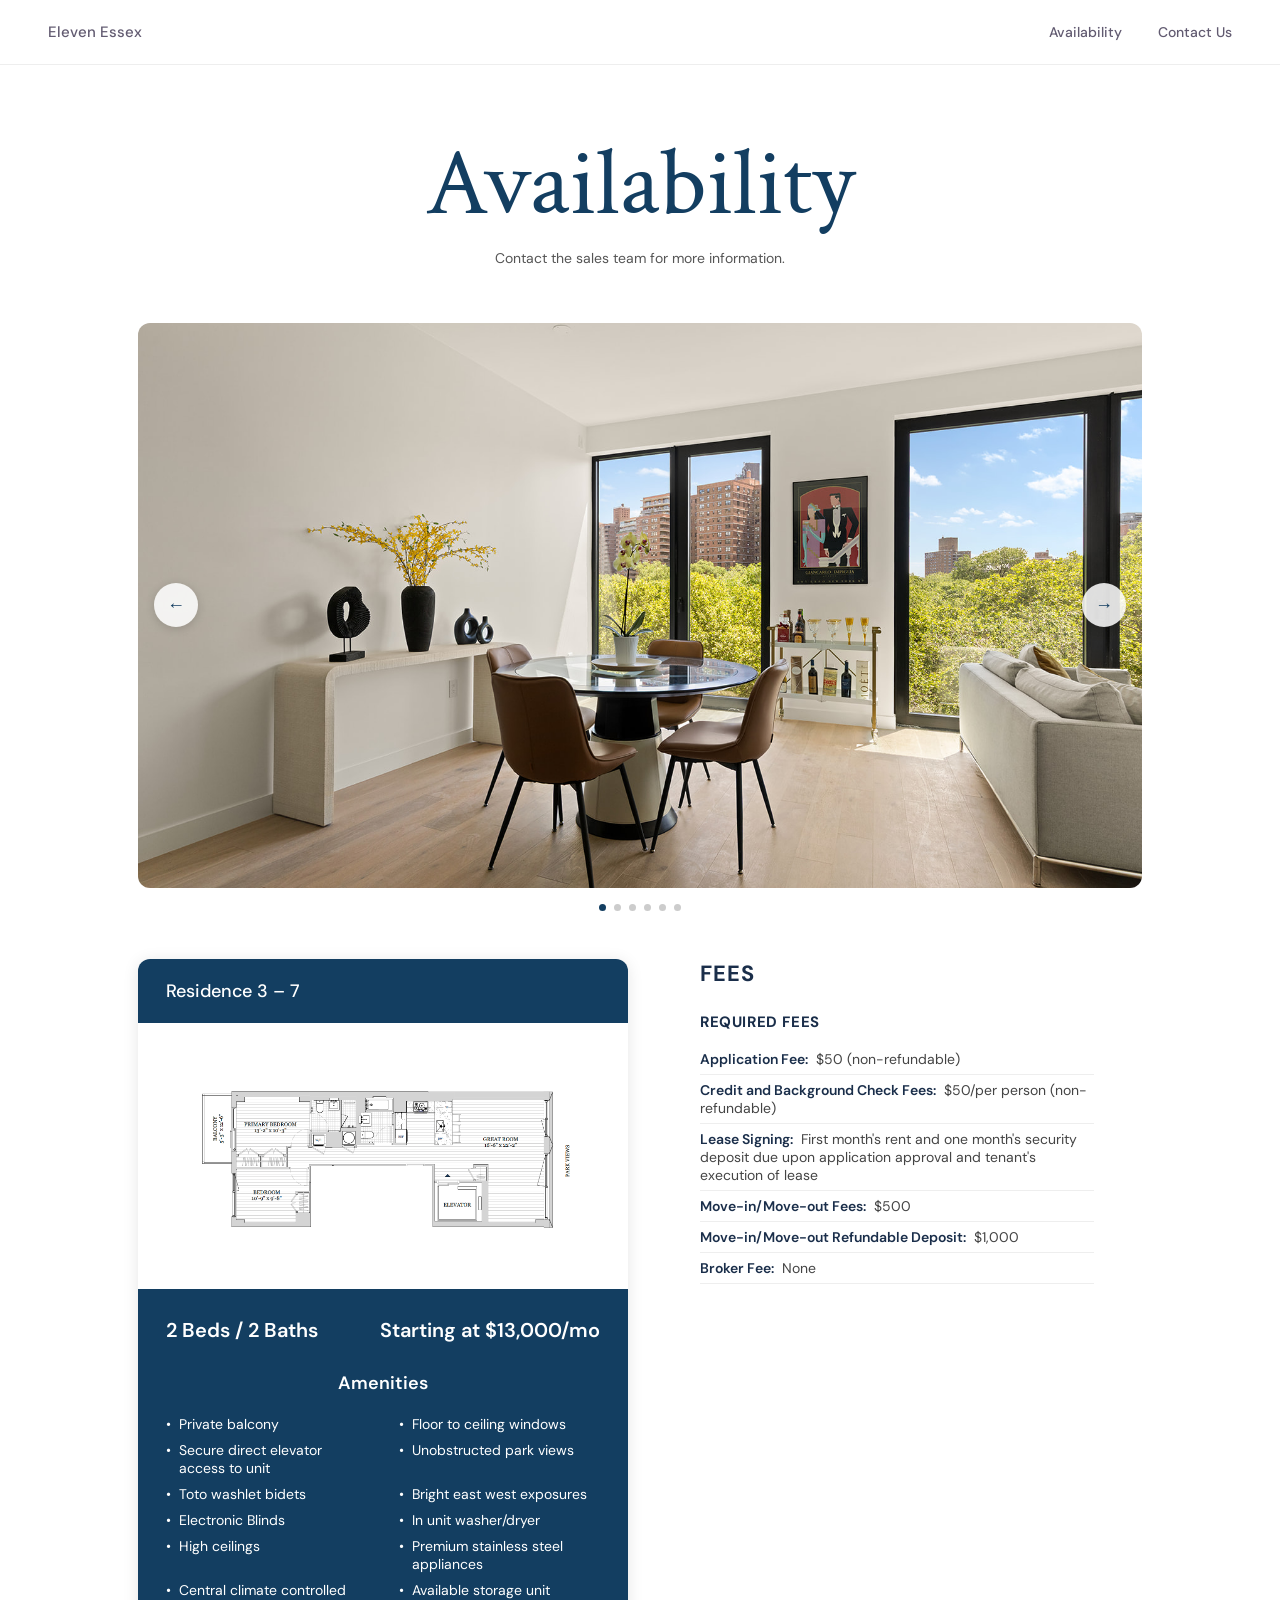
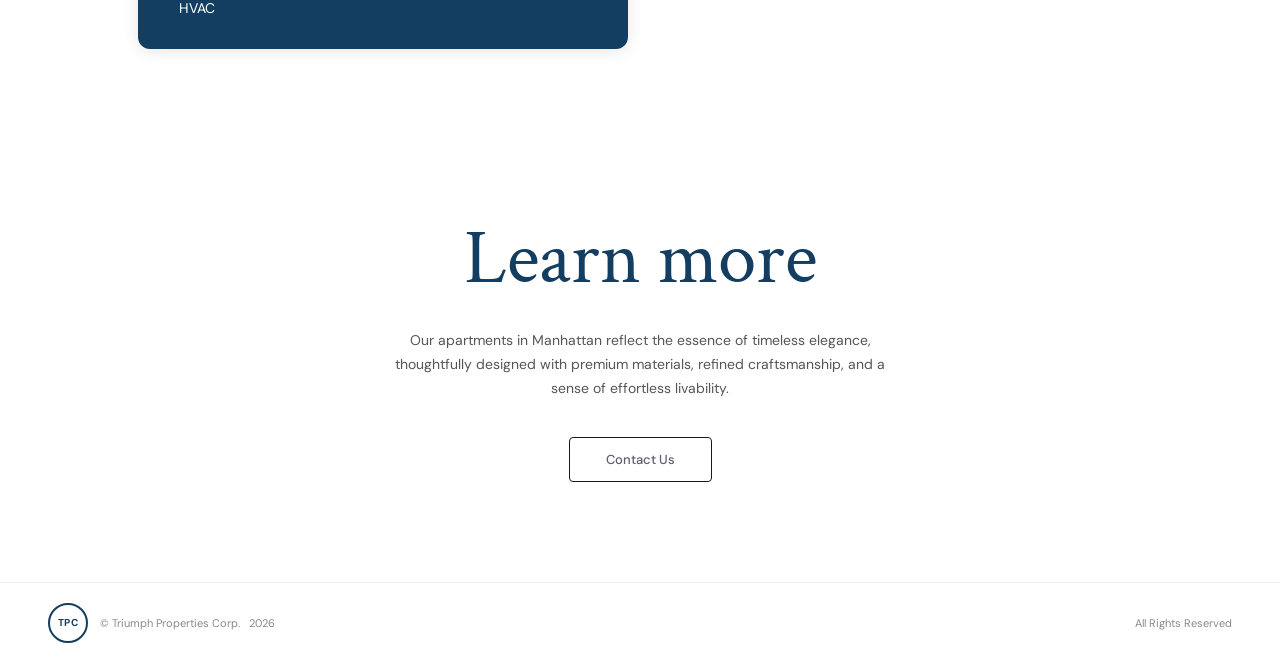
<file: availability/index.html>
<!DOCTYPE html>
<html lang="en">
<head>
  <meta charset="UTF-8" />
  <meta name="viewport" content="width=device-width, initial-scale=1.0" />
  <title>Availability — Eleven Essex</title>
  <link rel="preconnect" href="https://fonts.googleapis.com" />
  <link rel="preconnect" href="https://fonts.gstatic.com" crossorigin />
  <link href="https://fonts.googleapis.com/css2?family=Crimson+Text:wght@400;600&family=DM+Sans:wght@400;500&display=swap" rel="stylesheet" />
  <style>
    body { opacity: 0; animation: pageFadeIn 0.9s ease 0.1s forwards; }
    @keyframes pageFadeIn { to { opacity: 1; } }

    .reveal {
      opacity: 0;
      transform: translateY(28px);
      transition: opacity 0.8s ease, transform 0.8s ease;
    }
    .reveal.visible { opacity: 1; transform: translateY(0); }
  </style>
  <style>
    *, *::before, *::after { box-sizing: border-box; margin: 0; padding: 0; }

    body {
      font-family: 'DM Sans', sans-serif;
      color: #625B71;
      background: #fff;
    }

    /* ── Nav ── */
    header {
      display: flex;
      align-items: center;
      justify-content: space-between;
      padding: 22px 48px;
      border-bottom: 1px solid #eee;
      position: sticky;
      top: 0;
      background: #fff;
      z-index: 100;
      transition: background 0.3s, border-color 0.3s;
    }

    header.scrolled {
      background: #133E61;
      border-bottom-color: transparent;
    }

    header.scrolled .nav-logo,
    header.scrolled nav a {
      color: #fff;
      font-weight: 600;
    }

    .nav-logo {
      font-family: 'DM Sans', sans-serif;
      font-size: 15px;
      font-weight: 500;
      color: #625B71;
      text-decoration: none;
    }

    nav {
      display: flex;
      gap: 36px;
    }

    nav a {
      font-size: 14px;
      font-weight: 500;
      color: #625B71;
      text-decoration: none;
      transition: opacity 0.2s;
    }

    nav a:hover { opacity: 0.5; }

    /* ── Hero ── */
    .hero {
      text-align: center;
      padding: 72px 48px 56px;
    }

    .hero h1 {
      font-family: 'Crimson Text', serif;
      color: #133E61;
      font-size: clamp(56px, 8vw, 96px);
      font-weight: 400;
      margin-bottom: 16px;
      line-height: 1;
    }

    .hero p {
      font-size: 14px;
      color: #555;
    }

    /* ── Residences Grid ── */
    .residences {
      padding: 0 48px 80px;
      max-width: 1100px;
      margin: 0 auto;
    }

    .residences-grid {
      display: grid;
      grid-template-columns: 1fr;
      gap: 24px;
    }

    /* Card */
    .card {
      border-radius: 12px;
      overflow: hidden;
      box-shadow: 0 2px 16px rgba(0,0,0,0.1);
    }

    .card-header {
      background: #133E61;
      color: #fff;
      padding: 20px 28px;
      font-size: 18px;
      font-weight: 500;
    }

    .card-floorplan {
      background: #fff;
      width: 100%;
      padding: 40px 32px;
      display: flex;
      align-items: center;
      justify-content: center;
    }

    .card-floorplan img {
      width: 100%;
      height: auto;
      object-fit: contain;
      display: block;
    }

    .card-bottom {
      background: #133E61;
      padding: 28px 28px 32px;
      color: #fff;
    }

    .card-info {
      display: flex;
      justify-content: space-between;
      align-items: center;
      margin-bottom: 28px;
    }

    .card-info .bed-bath {
      font-size: 20px;
      font-weight: 600;
    }

    .card-info .price {
      font-size: 20px;
      font-weight: 600;
    }

    .card-amenities h3 {
      text-align: center;
      font-size: 18px;
      font-weight: 600;
      margin-bottom: 20px;
      color: #fff;
    }

    .amenities-list {
      display: grid;
      grid-template-columns: 1fr 1fr;
      gap: 8px 32px;
      list-style: none;
    }

    .amenities-list li {
      font-size: 14px;
      color: #fff;
      display: flex;
      align-items: flex-start;
      gap: 8px;
      text-align: left;
    }

    .amenities-list li::before {
      content: '•';
      color: #fff;
      flex-shrink: 0;
    }

    /* ── Gallery Carousel ── */
    .gallery-section {
      padding: 0 0 48px;
    }

    .gallery-carousel {
      position: relative;
      overflow: hidden;
      border-radius: 12px;
    }

    .gallery-track {
      display: flex;
      transition: transform 0.5s cubic-bezier(0.4, 0, 0.2, 1);
    }

    .gallery-slide {
      min-width: 100%;
      aspect-ratio: 16 / 9;
      overflow: hidden;
    }

    .gallery-slide img {
      width: 100%;
      height: 100%;
      object-fit: cover;
      display: block;
    }

    .gallery-btn {
      position: absolute;
      top: 50%;
      transform: translateY(-50%);
      background: rgba(255,255,255,0.85);
      border: none;
      border-radius: 50%;
      width: 44px;
      height: 44px;
      display: flex;
      align-items: center;
      justify-content: center;
      cursor: pointer;
      font-size: 18px;
      color: #133E61;
      box-shadow: 0 2px 10px rgba(0,0,0,0.15);
      transition: background 0.2s;
      z-index: 2;
    }

    .gallery-btn:hover { background: #fff; }
    .gallery-btn.prev { left: 16px; }
    .gallery-btn.next { right: 16px; }

    .gallery-dots {
      display: flex;
      justify-content: center;
      gap: 8px;
      margin-top: 16px;
    }

    .gallery-dot {
      width: 7px;
      height: 7px;
      border-radius: 50%;
      background: #ccc;
      border: none;
      cursor: pointer;
      padding: 0;
      transition: background 0.2s;
    }

    .gallery-dot.active { background: #133E61; }

    /* ── Card + Fees Row ── */
    .card-fees-row {
      display: grid;
      grid-template-columns: 1fr 1fr;
      gap: 24px;
      align-items: start;
    }

    @media (max-width: 700px) {
      .card-fees-row { grid-template-columns: 1fr; }
    }

    /* ── Fees ── */
    .fees-section {
      padding: 0 48px 40px;
    }

    .fees-heading {
      font-size: 22px;
      font-weight: 700;
      color: #1a2e4a;
      margin-bottom: 24px;
      letter-spacing: 0.05em;
    }

    .fees-subheading {
      font-size: 15px;
      font-weight: 700;
      color: #1a2e4a;
      margin-bottom: 12px;
      letter-spacing: 0.04em;
    }

    .fees-list {
      list-style: none;
      margin-bottom: 32px;
    }

    .fees-list li {
      font-size: 14px;
      color: #444;
      padding: 6px 0;
      border-bottom: 1px solid #eee;
    }

    .fee-label {
      font-weight: 600;
      color: #1a2e4a;
      margin-right: 4px;
    }

    /* ── Learn More ── */
    .learn-more {
      text-align: center;
      padding: 80px 48px 100px;
    }

    .learn-more h2 {
      font-family: 'Crimson Text', serif;
      color: #133E61;
      font-size: clamp(48px, 6vw, 80px);
      font-weight: 400;
      margin-bottom: 20px;
    }

    .learn-more p {
      font-size: 14px;
      color: #555;
      max-width: 520px;
      margin: 0 auto 36px;
      line-height: 1.7;
    }

    .btn-contact {
      display: inline-block;
      padding: 13px 36px;
      border: 1.5px solid #1a1a1a;
      border-radius: 4px;
      font-family: 'DM Sans', sans-serif;
      font-size: 13px;
      font-weight: 500;
      color: #625B71;
      text-decoration: none;
      transition: background 0.2s, color 0.2s;
    }

    .btn-contact:hover {
      background: #133E61;
      border-color: #133E61;
      color: #fff;
    }

    /* ── Footer ── */
    footer {
      border-top: 1px solid #eee;
      padding: 20px 48px;
      display: flex;
      align-items: center;
      justify-content: space-between;
    }

    .footer-left {
      display: flex;
      align-items: center;
      gap: 12px;
    }

    .footer-tpc {
      width: 40px;
      height: 40px;
      border: 2px solid #133E61;
      border-radius: 50%;
      display: flex;
      align-items: center;
      justify-content: center;
      font-size: 10px;
      font-weight: 700;
      color: #133E61;
      letter-spacing: 0.04em;
    }

    .footer-copy {
      font-size: 11px;
      color: #888;
    }

    .footer-right {
      font-size: 11px;
      color: #888;
    }

    /* ── Responsive ── */
    @media (max-width: 700px) {
      header { padding: 18px 24px; }
      .hero { padding: 48px 24px 40px; }
      .residences { padding: 0 24px 60px; }
      .residences-grid { grid-template-columns: 1fr; }
      .learn-more { padding: 60px 24px 80px; }
      footer { padding: 20px 24px; }
      .footer-center { display: none; }
    }
  </style>
</head>
<body>

  <!-- Nav -->
  <header>
    <a href="/" class="nav-logo">Eleven Essex</a>
    <nav>
      <a href="/availability">Availability</a>
      <a href="#">Contact Us</a>
    </nav>
  </header>

  <main>

    <!-- Hero -->
    <section class="hero reveal">
      <h1>Availability</h1>
      <p>Contact the sales team for more information.</p>
    </section>

    <!-- Residences -->
    <section class="residences">

      <!-- Gallery Carousel -->
      <div class="gallery-section">
        <div class="gallery-carousel">
          <div class="gallery-track" id="galleryTrack">
            <div class="gallery-slide"><img src="/images/gallery/11 Essex St-14.jpg" alt="Dining Room" /></div>
            <div class="gallery-slide"><img src="/images/gallery/11 Essex St-2.jpg" alt="Bedroom" /></div>
            <div class="gallery-slide"><img src="/images/gallery/11 Essex St-3.jpg" alt="Home Office" /></div>
            <div class="gallery-slide"><img src="/images/gallery/11 Essex St-16.jpg" alt="Living Room" /></div>
            <div class="gallery-slide"><img src="/images/gallery/11 Essex St-4.jpg" alt="Bathroom" /></div>
            <div class="gallery-slide"><img src="/images/gallery/11 Essex St-23.jpg" alt="Rooftop Terrace" /></div>
          </div>
          <button class="gallery-btn prev" id="galleryPrev">&#8592;</button>
          <button class="gallery-btn next" id="galleryNext">&#8594;</button>
        </div>
        <div class="gallery-dots" id="galleryDots"></div>
      </div>

      <div class="card-fees-row reveal">

        <!-- Residence 3 -->
        <div class="card">
          <div class="card-header">Residence 3 – 7</div>
          <div class="card-floorplan">
            <img src="/images/floorplan-new.png" alt="Residence 3 Floor Plan" />
          </div>
          <div class="card-bottom">
            <div class="card-info">
              <span class="bed-bath">2 Beds / 2 Baths</span>
              <span class="price">Starting at $13,000/mo</span>
            </div>
            <div class="card-amenities">
              <h3>Amenities</h3>
              <ul class="amenities-list">
                <li>Private balcony</li>
                <li>Floor to ceiling windows</li>
                <li>Secure direct elevator access to unit</li>
                <li>Unobstructed park views</li>
                <li>Toto washlet bidets</li>
                <li>Bright east west exposures</li>
                <li>Electronic Blinds</li>
                <li>In unit washer/dryer</li>
                <li>High ceilings</li>
                <li>Premium stainless steel appliances</li>
                <li>Central climate controlled HVAC</li>
                <li>Available storage unit</li>
              </ul>
            </div>
          </div>
        </div>

        <!-- Fees -->
        <div class="fees-section">
          <h2 class="fees-heading">FEES</h2>
          <h3 class="fees-subheading">REQUIRED FEES</h3>
          <ul class="fees-list">
            <li><span class="fee-label">Application Fee:</span> $50 (non-refundable)</li>
            <li><span class="fee-label">Credit and Background Check Fees:</span> $50/per person (non-refundable)</li>
            <li><span class="fee-label">Lease Signing:</span> First month's rent and one month's security deposit due upon application approval and tenant's execution of lease</li>
            <li><span class="fee-label">Move-in/Move-out Fees:</span> $500</li>
            <li><span class="fee-label">Move-in/Move-out Refundable Deposit:</span> $1,000</li>
            <li><span class="fee-label">Broker Fee:</span> None</li>
          </ul>
        </div>

      </div>

    </section>

    <!-- Learn More -->
    <section class="learn-more reveal">
      <h2>Learn more</h2>
      <p>Our apartments in Manhattan reflect the essence of timeless elegance, thoughtfully designed with premium materials, refined craftsmanship, and a sense of effortless livability.</p>
      <a href="#" class="btn-contact">Contact Us</a>
    </section>

  </main>

  <!-- Footer -->
  <footer>
    <div class="footer-left">
      <div class="footer-tpc">TPC</div>
      <span class="footer-copy">© Triumph Properties Corp. &nbsp; 2026</span>
    </div>
    <div class="footer-right">All Rights Reserved</div>
  </footer>

  <script>
    const header = document.querySelector('header');
    window.addEventListener('scroll', () => {
      header.classList.toggle('scrolled', window.scrollY > 10);
    });
  </script>

  <script>
    const observer = new IntersectionObserver((entries) => {
      entries.forEach(e => { if (e.isIntersecting) { e.target.classList.add('visible'); observer.unobserve(e.target); } });
    }, { threshold: 0.12 });
    document.querySelectorAll('.reveal').forEach(el => observer.observe(el));

    // Gallery carousel
    const track = document.getElementById('galleryTrack');
    const slides = track.querySelectorAll('.gallery-slide');
    const dotsContainer = document.getElementById('galleryDots');
    let current = 0;

    slides.forEach((_, i) => {
      const dot = document.createElement('button');
      dot.className = 'gallery-dot' + (i === 0 ? ' active' : '');
      dot.addEventListener('click', () => goTo(i));
      dotsContainer.appendChild(dot);
    });

    function goTo(index) {
      current = (index + slides.length) % slides.length;
      track.style.transform = `translateX(-${current * 100}%)`;
      dotsContainer.querySelectorAll('.gallery-dot').forEach((d, i) => {
        d.classList.toggle('active', i === current);
      });
    }

    document.getElementById('galleryPrev').addEventListener('click', () => goTo(current - 1));
    document.getElementById('galleryNext').addEventListener('click', () => goTo(current + 1));

    // Touch/swipe support
    let startX = 0;
    track.addEventListener('touchstart', e => { startX = e.touches[0].clientX; });
    track.addEventListener('touchend', e => {
      const diff = startX - e.changedTouches[0].clientX;
      if (Math.abs(diff) > 40) goTo(diff > 0 ? current + 1 : current - 1);
    });
  </script>
</body>
</html>
</file>
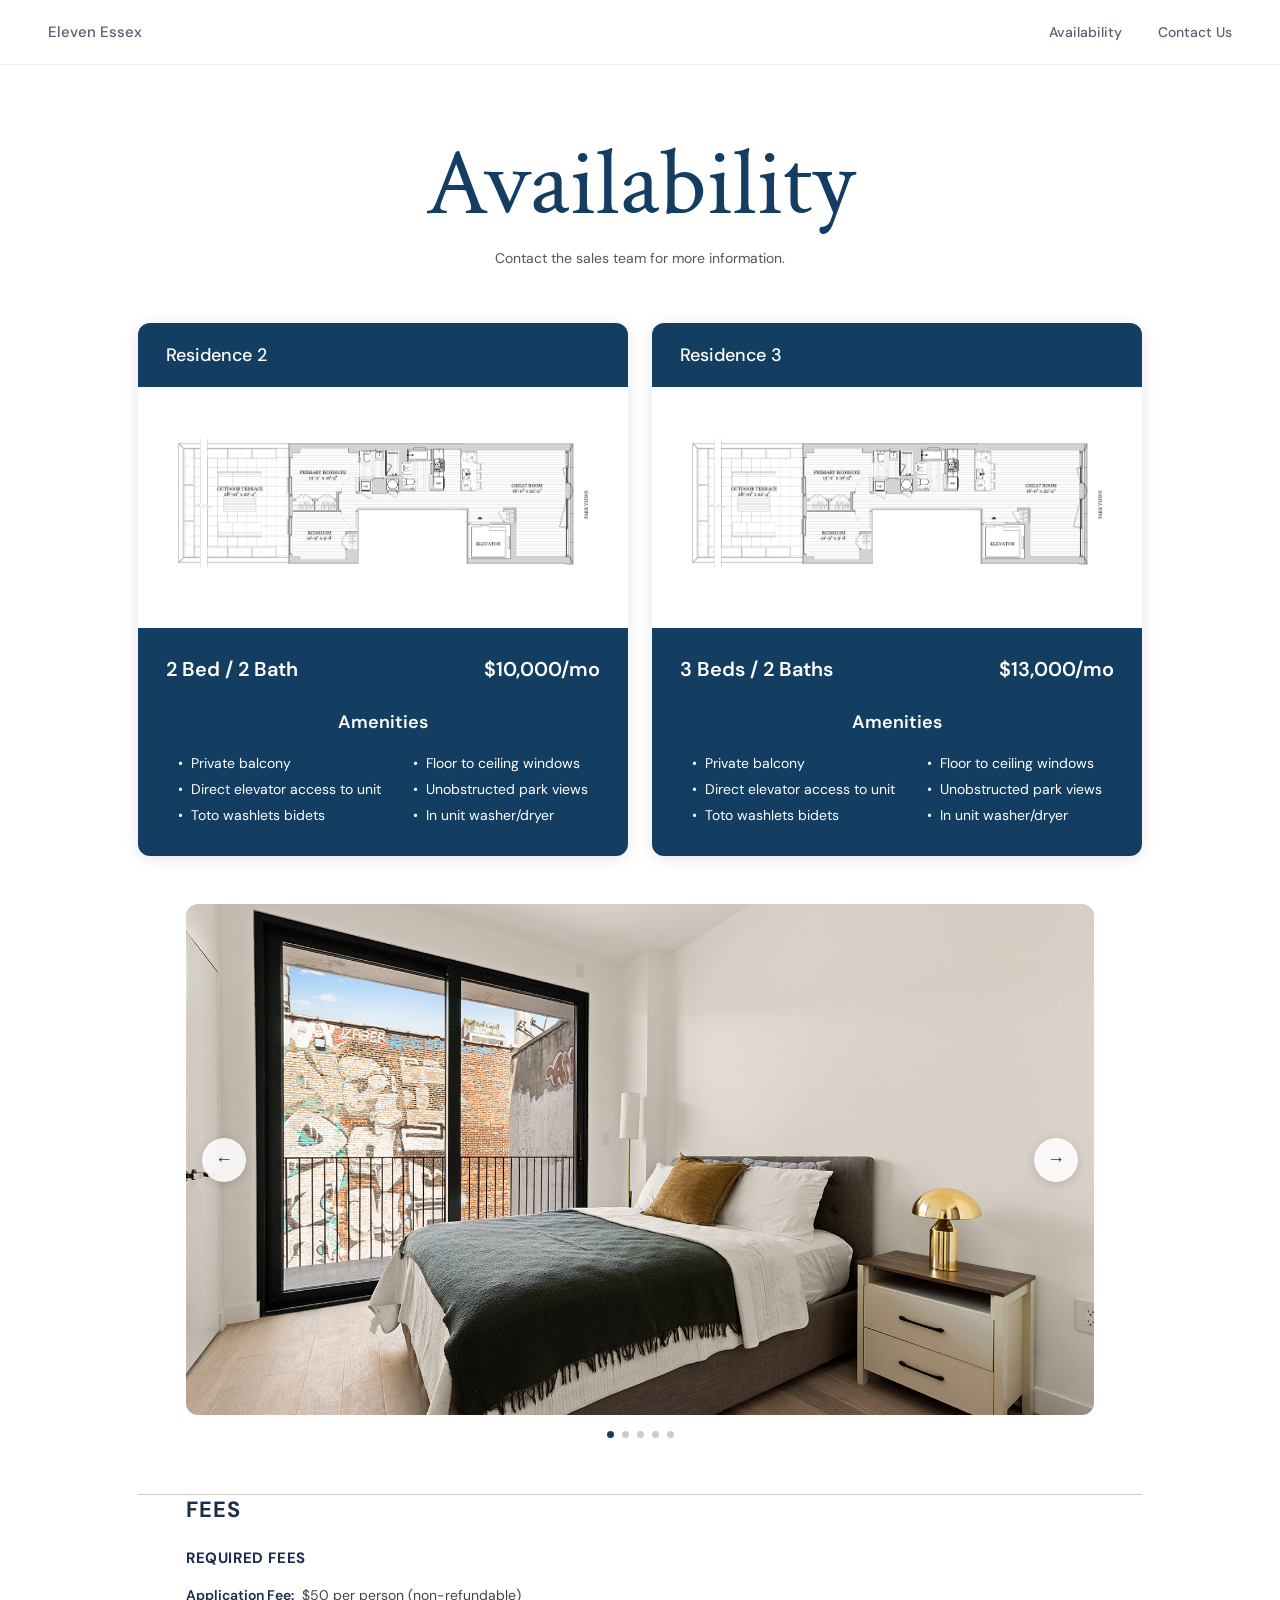
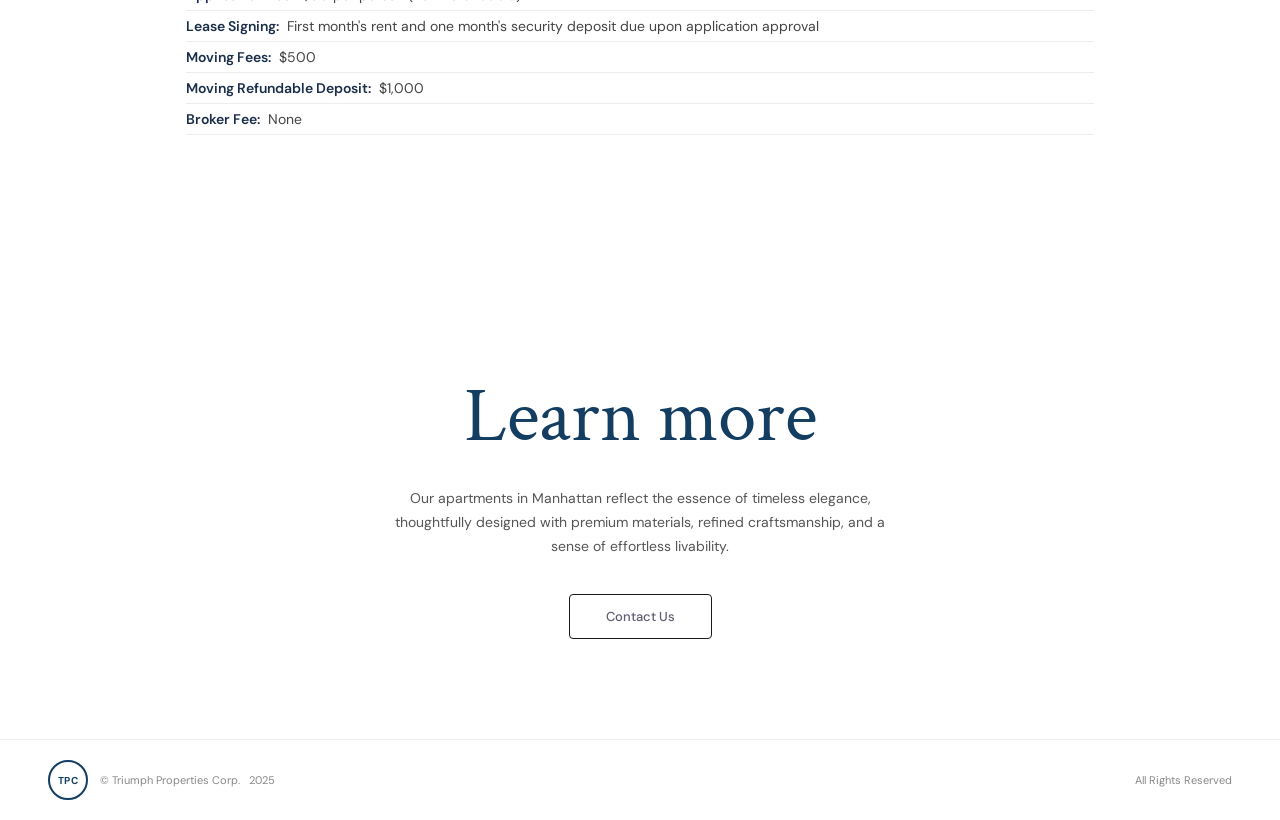
<file: availability.html>
<!DOCTYPE html>
<html lang="en">
<head>
  <meta charset="UTF-8" />
  <meta name="viewport" content="width=device-width, initial-scale=1.0" />
  <title>Availability — Eleven Essex</title>
  <link rel="preconnect" href="https://fonts.googleapis.com" />
  <link rel="preconnect" href="https://fonts.gstatic.com" crossorigin />
  <link href="https://fonts.googleapis.com/css2?family=Crimson+Text:wght@400;600&family=DM+Sans:wght@400;500&display=swap" rel="stylesheet" />
  <style>
    body { opacity: 0; animation: pageFadeIn 0.9s ease 0.1s forwards; }
    @keyframes pageFadeIn { to { opacity: 1; } }

    .reveal {
      opacity: 0;
      transform: translateY(28px);
      transition: opacity 0.8s ease, transform 0.8s ease;
    }
    .reveal.visible { opacity: 1; transform: translateY(0); }
  </style>
  <style>
    *, *::before, *::after { box-sizing: border-box; margin: 0; padding: 0; }

    body {
      font-family: 'DM Sans', sans-serif;
      color: #625B71;
      background: #fff;
    }

    /* ── Nav ── */
    header {
      display: flex;
      align-items: center;
      justify-content: space-between;
      padding: 22px 48px;
      border-bottom: 1px solid #eee;
    }

    .nav-logo {
      font-family: 'DM Sans', sans-serif;
      font-size: 15px;
      font-weight: 500;
      color: #625B71;
      text-decoration: none;
    }

    nav {
      display: flex;
      gap: 36px;
    }

    nav a {
      font-size: 14px;
      font-weight: 500;
      color: #625B71;
      text-decoration: none;
      transition: opacity 0.2s;
    }

    nav a:hover { opacity: 0.5; }

    /* ── Hero ── */
    .hero {
      text-align: center;
      padding: 72px 48px 56px;
    }

    .hero h1 {
      font-family: 'Crimson Text', serif;
      color: #133E61;
      font-size: clamp(56px, 8vw, 96px);
      font-weight: 400;
      margin-bottom: 16px;
      line-height: 1;
    }

    .hero p {
      font-size: 14px;
      color: #555;
    }

    /* ── Residences Grid ── */
    .residences {
      padding: 0 48px 80px;
      max-width: 1100px;
      margin: 0 auto;
    }

    .residences-grid {
      display: grid;
      grid-template-columns: 1fr 1fr;
      gap: 24px;
    }

    /* Card */
    .card {
      border-radius: 12px;
      overflow: hidden;
      box-shadow: 0 2px 16px rgba(0,0,0,0.1);
    }

    .card-header {
      background: #133E61;
      color: #fff;
      padding: 20px 28px;
      font-size: 18px;
      font-weight: 500;
    }

    .card-floorplan {
      background: #fff;
      width: 100%;
      padding: 40px 32px;
      display: flex;
      align-items: center;
      justify-content: center;
    }

    .card-floorplan img {
      width: 100%;
      height: auto;
      object-fit: contain;
      display: block;
    }

    .card-bottom {
      background: #133E61;
      padding: 28px 28px 32px;
      color: #fff;
    }

    .card-info {
      display: flex;
      justify-content: space-between;
      align-items: center;
      margin-bottom: 28px;
    }

    .card-info .bed-bath {
      font-size: 20px;
      font-weight: 600;
    }

    .card-info .price {
      font-size: 20px;
      font-weight: 600;
    }

    .card-amenities h3 {
      text-align: center;
      font-size: 18px;
      font-weight: 600;
      margin-bottom: 20px;
      color: #fff;
    }

    .amenities-list {
      display: grid;
      grid-template-columns: auto auto;
      gap: 8px 32px;
      list-style: none;
      justify-content: center;
    }

    .amenities-list li {
      font-size: 14px;
      color: #fff;
      display: flex;
      align-items: flex-start;
      gap: 8px;
      text-align: left;
    }

    .amenities-list li::before {
      content: '•';
      color: #fff;
      flex-shrink: 0;
    }

    /* ── Gallery Carousel ── */
    .gallery-section {
      padding: 48px 0 56px;
      max-width: 1100px;
      margin: 0 auto;
      padding-left: 48px;
      padding-right: 48px;
    }

    .gallery-carousel {
      position: relative;
      overflow: hidden;
      border-radius: 12px;
    }

    .gallery-track {
      display: flex;
      transition: transform 0.5s cubic-bezier(0.4, 0, 0.2, 1);
    }

    .gallery-slide {
      min-width: 100%;
      aspect-ratio: 16 / 9;
      overflow: hidden;
    }

    .gallery-slide img {
      width: 100%;
      height: 100%;
      object-fit: cover;
      display: block;
    }

    .gallery-btn {
      position: absolute;
      top: 50%;
      transform: translateY(-50%);
      background: rgba(255,255,255,0.85);
      border: none;
      border-radius: 50%;
      width: 44px;
      height: 44px;
      display: flex;
      align-items: center;
      justify-content: center;
      cursor: pointer;
      font-size: 18px;
      color: #133E61;
      box-shadow: 0 2px 10px rgba(0,0,0,0.15);
      transition: background 0.2s;
      z-index: 2;
    }

    .gallery-btn:hover { background: #fff; }
    .gallery-btn.prev { left: 16px; }
    .gallery-btn.next { right: 16px; }

    .gallery-dots {
      display: flex;
      justify-content: center;
      gap: 8px;
      margin-top: 16px;
    }

    .gallery-dot {
      width: 7px;
      height: 7px;
      border-radius: 50%;
      background: #ccc;
      border: none;
      cursor: pointer;
      padding: 0;
      transition: background 0.2s;
    }

    .gallery-dot.active { background: #133E61; }

    /* ── Fees ── */
    .fees-section {
      padding: 0 48px 40px;
    }

    .fees-heading {
      font-size: 22px;
      font-weight: 700;
      color: #1a2e4a;
      margin-bottom: 24px;
      letter-spacing: 0.05em;
    }

    .fees-subheading {
      font-size: 15px;
      font-weight: 700;
      color: #1a2e4a;
      margin-bottom: 12px;
      letter-spacing: 0.04em;
    }

    .fees-list {
      list-style: none;
      margin-bottom: 32px;
    }

    .fees-list li {
      font-size: 14px;
      color: #444;
      padding: 6px 0;
      border-bottom: 1px solid #eee;
    }

    .fee-label {
      font-weight: 600;
      color: #1a2e4a;
      margin-right: 4px;
    }

    /* ── Learn More ── */
    .learn-more {
      text-align: center;
      padding: 80px 48px 100px;
    }

    .learn-more h2 {
      font-family: 'Crimson Text', serif;
      color: #133E61;
      font-size: clamp(48px, 6vw, 80px);
      font-weight: 400;
      margin-bottom: 20px;
    }

    .learn-more p {
      font-size: 14px;
      color: #555;
      max-width: 520px;
      margin: 0 auto 36px;
      line-height: 1.7;
    }

    .btn-contact {
      display: inline-block;
      padding: 13px 36px;
      border: 1.5px solid #1a1a1a;
      border-radius: 4px;
      font-family: 'DM Sans', sans-serif;
      font-size: 13px;
      font-weight: 500;
      color: #625B71;
      text-decoration: none;
      transition: background 0.2s, color 0.2s;
    }

    .btn-contact:hover {
      background: #133E61;
      border-color: #133E61;
      color: #fff;
    }

    /* ── Footer ── */
    footer {
      border-top: 1px solid #eee;
      padding: 20px 48px;
      display: flex;
      align-items: center;
      justify-content: space-between;
    }

    .footer-left {
      display: flex;
      align-items: center;
      gap: 12px;
    }

    .footer-tpc {
      width: 40px;
      height: 40px;
      border: 2px solid #133E61;
      border-radius: 50%;
      display: flex;
      align-items: center;
      justify-content: center;
      font-size: 10px;
      font-weight: 700;
      color: #133E61;
      letter-spacing: 0.04em;
    }

    .footer-copy {
      font-size: 11px;
      color: #888;
    }

    .footer-right {
      font-size: 11px;
      color: #888;
    }

    /* ── Responsive ── */
    @media (max-width: 700px) {
      header { padding: 18px 24px; }
      .hero { padding: 48px 24px 40px; }
      .residences { padding: 0 24px 60px; }
      .residences-grid { grid-template-columns: 1fr; }
      .learn-more { padding: 60px 24px 80px; }
      footer { padding: 20px 24px; }
      .footer-center { display: none; }
    }
  </style>
</head>
<body>

  <!-- Nav -->
  <header>
    <a href="index.html" class="nav-logo">Eleven Essex</a>
    <nav>
      <a href="availability.html">Availability</a>
      <a href="#">Contact Us</a>
    </nav>
  </header>

  <main>

    <!-- Hero -->
    <section class="hero reveal">
      <h1>Availability</h1>
      <p>Contact the sales team for more information.</p>
    </section>

    <!-- Residences -->
    <section class="residences">
      <div class="residences-grid reveal">

        <!-- Residence 2 -->
        <div class="card">
          <div class="card-header">Residence 2</div>
          <div class="card-floorplan">
            <img src="images/floorplan-2.png" alt="Residence 2 Floor Plan" />
          </div>
          <div class="card-bottom">
            <div class="card-info">
              <span class="bed-bath">2 Bed / 2 Bath</span>
              <span class="price">$10,000/mo</span>
            </div>
            <div class="card-amenities">
              <h3>Amenities</h3>
              <ul class="amenities-list">
                <li>Private balcony</li>
                <li>Floor to ceiling windows</li>
                <li>Direct elevator access to unit</li>
                <li>Unobstructed park views</li>
                <li>Toto washlets bidets</li>
                <li>In unit washer/dryer</li>
              </ul>
            </div>
          </div>
        </div>

        <!-- Residence 3 -->
        <div class="card">
          <div class="card-header">Residence 3</div>
          <div class="card-floorplan">
            <img src="images/floorplan-2.png" alt="Residence 3 Floor Plan" />
          </div>
          <div class="card-bottom">
            <div class="card-info">
              <span class="bed-bath">3 Beds / 2 Baths</span>
              <span class="price">$13,000/mo</span>
            </div>
            <div class="card-amenities">
              <h3>Amenities</h3>
              <ul class="amenities-list">
                <li>Private balcony</li>
                <li>Floor to ceiling windows</li>
                <li>Direct elevator access to unit</li>
                <li>Unobstructed park views</li>
                <li>Toto washlets bidets</li>
                <li>In unit washer/dryer</li>
              </ul>
            </div>
          </div>
        </div>

      </div>

      <!-- Gallery Carousel -->
      <div class="gallery-section reveal">
        <div class="gallery-carousel">
          <div class="gallery-track" id="galleryTrack">
            <div class="gallery-slide"><img src="images/gallery/11 Essex St-2.jpg" alt="Bedroom" /></div>
            <div class="gallery-slide"><img src="images/gallery/11 Essex St-9.jpg" alt="Kitchen" /></div>
            <div class="gallery-slide"><img src="images/gallery/11 Essex St-14.jpg" alt="Dining Room" /></div>
            <div class="gallery-slide"><img src="images/gallery/11 Essex St-16.jpg" alt="Living Room" /></div>
            <div class="gallery-slide"><img src="images/gallery/11 Essex St-23.jpg" alt="Rooftop Terrace" /></div>
          </div>
          <button class="gallery-btn prev" id="galleryPrev">&#8592;</button>
          <button class="gallery-btn next" id="galleryNext">&#8594;</button>
        </div>
        <div class="gallery-dots" id="galleryDots"></div>
      </div>

      <hr style="border: none; border-top: 1px solid #ccc; margin: 0;">

      <div class="fees-section">
        <h2 class="fees-heading">FEES</h2>

        <h3 class="fees-subheading">REQUIRED FEES</h3>
        <ul class="fees-list">
          <li><span class="fee-label">Application Fee:</span> $50 per person (non-refundable)</li>
          <li><span class="fee-label">Lease Signing:</span> First month's rent and one month's security deposit due upon application approval</li>
          <li><span class="fee-label">Moving Fees:</span> $500</li>
          <li><span class="fee-label">Moving Refundable Deposit:</span> $1,000</li>
          <li><span class="fee-label">Broker Fee:</span> None</li>
        </ul>

      </div>

    </section>

    <!-- Learn More -->
    <section class="learn-more reveal">
      <h2>Learn more</h2>
      <p>Our apartments in Manhattan reflect the essence of timeless elegance, thoughtfully designed with premium materials, refined craftsmanship, and a sense of effortless livability.</p>
      <a href="#" class="btn-contact">Contact Us</a>
    </section>

  </main>

  <!-- Footer -->
  <footer>
    <div class="footer-left">
      <div class="footer-tpc">TPC</div>
      <span class="footer-copy">© Triumph Properties Corp. &nbsp; 2025</span>
    </div>
    <div class="footer-right">All Rights Reserved</div>
  </footer>

  <script>
    const observer = new IntersectionObserver((entries) => {
      entries.forEach(e => { if (e.isIntersecting) { e.target.classList.add('visible'); observer.unobserve(e.target); } });
    }, { threshold: 0.12 });
    document.querySelectorAll('.reveal').forEach(el => observer.observe(el));

    // Gallery carousel
    const track = document.getElementById('galleryTrack');
    const slides = track.querySelectorAll('.gallery-slide');
    const dotsContainer = document.getElementById('galleryDots');
    let current = 0;

    slides.forEach((_, i) => {
      const dot = document.createElement('button');
      dot.className = 'gallery-dot' + (i === 0 ? ' active' : '');
      dot.addEventListener('click', () => goTo(i));
      dotsContainer.appendChild(dot);
    });

    function goTo(index) {
      current = (index + slides.length) % slides.length;
      track.style.transform = `translateX(-${current * 100}%)`;
      dotsContainer.querySelectorAll('.gallery-dot').forEach((d, i) => {
        d.classList.toggle('active', i === current);
      });
    }

    document.getElementById('galleryPrev').addEventListener('click', () => goTo(current - 1));
    document.getElementById('galleryNext').addEventListener('click', () => goTo(current + 1));

    // Touch/swipe support
    let startX = 0;
    track.addEventListener('touchstart', e => { startX = e.touches[0].clientX; });
    track.addEventListener('touchend', e => {
      const diff = startX - e.changedTouches[0].clientX;
      if (Math.abs(diff) > 40) goTo(diff > 0 ? current + 1 : current - 1);
    });
  </script>
</body>
</html>
</file>
